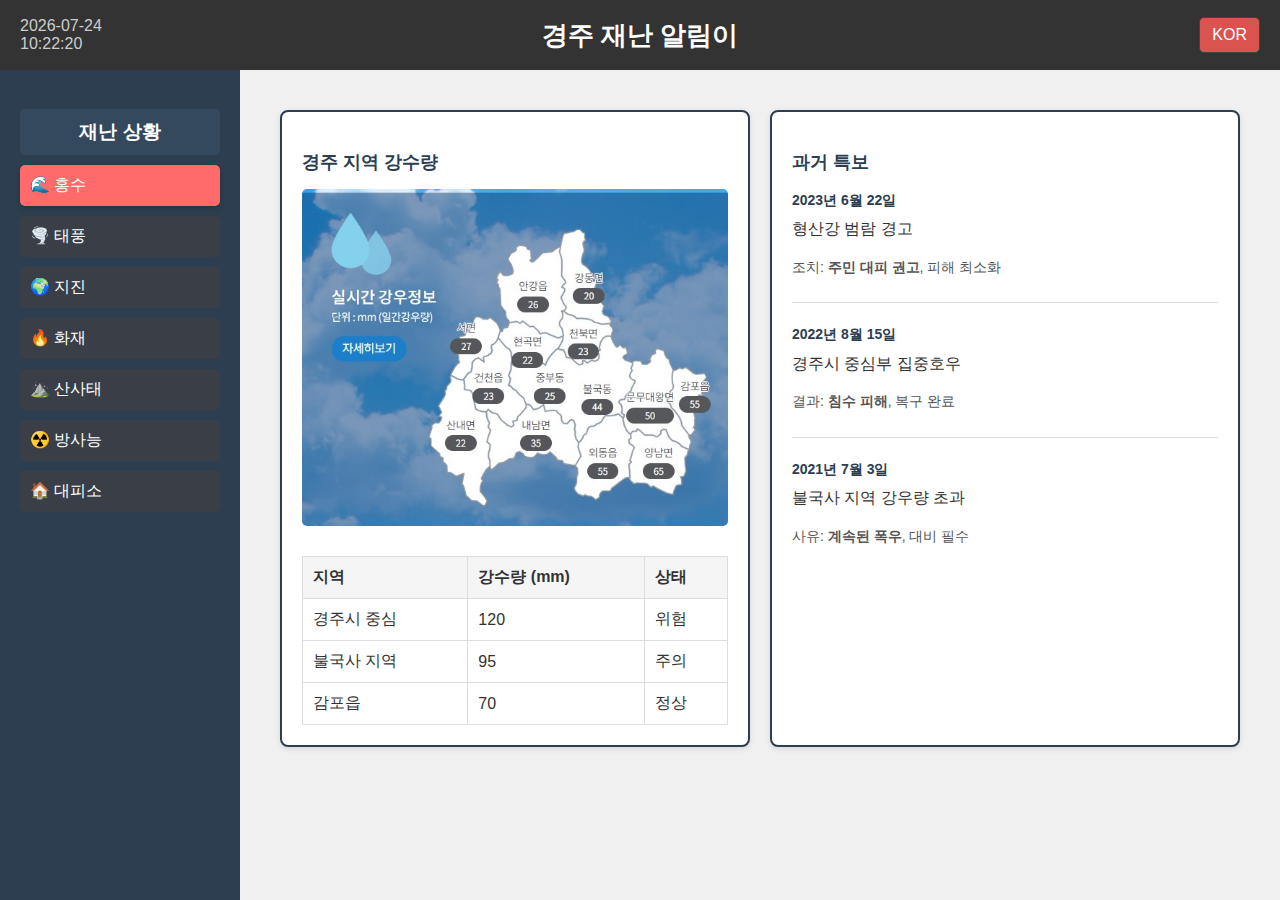
<file: flood.html>
<!DOCTYPE html>
<html lang="en">
<head>
  <meta charset="UTF-8">
  <meta name="viewport" content="width=device-width, initial-scale=1.0">
  <title>홍수 - 경주 재난 알림이</title>
  <link rel="stylesheet" href="styles.css">
  <link rel="stylesheet" href="flood.styles.css">
</head>
<body>
  <header class="top-bar">
    <div class="live-time" id="live-time"></div>
    <a href="index.html" class="title">경주 재난 알림이</a>
    <div class="lang-toggle">
      <div class="lang-box" id="lang-box">KOR</div>
    </div>
  </header>

  <div class="main-layout">
    <aside class="menu-bar">
      <div class="menu-content">
        <div class="section">
          <h3>재난 상황</h3>
          <ul>
            <li><a href="flood.html" class="menu-item" data-page="flood">🌊 홍수</a></li>
            <li><a href="typhoon.html" class="menu-item" data-page="typhoon">🌪️ 태풍</a></li>
            <li><a href="earthquake.html" class="menu-item" data-page="earthquake">🌍 지진</a></li>
            <li><a href="fire.html" class="menu-item" data-page="fire">🔥 화재</a></li>
            <li><a href="landslide.html" class="menu-item" data-page="landslide">⛰️ 산사태</a></li>
            <li><a href="radioactive.html" class="menu-item" data-page="radioactive">☢️ 방사능</a></li>
            <li><a href="shelter.html" class="menu-item" data-page="shelter">🏠 대피소</a></li>
          </ul>
        </div>
      </div>
    </aside>

    <main class="content">
      <div class="flood-info-wrapper">
        <!-- 경주 지역 강수량 박스 -->
        <div class="rainfall-info box-with-line">
          <h3>경주 지역 강수량</h3>

          <!-- 이미지 -->
          <img src="water.jpg" alt="경주 지역 강수량 이미지" class="rainfall-image">

          <!-- 표 -->
          <table class="rainfall-table">
            <thead>
              <tr>
                <th>지역</th>
                <th>강수량 (mm)</th>
                <th>상태</th>
              </tr>
            </thead>
            <tbody>
              <tr>
                <td>경주시 중심</td>
                <td>120</td>
                <td>위험</td>
              </tr>
              <tr>
                <td>불국사 지역</td>
                <td>95</td>
                <td>주의</td>
              </tr>
              <tr>
                <td>감포읍</td>
                <td>70</td>
                <td>정상</td>
              </tr>
            </tbody>
          </table>
        </div>

        <!-- 과거 특보 박스 -->
        <div class="past-warning box-with-line">
          <h3>과거 특보</h3>
          <ul class="past-warning-list">
            <li>
              <span class="date">2023년 6월 22일</span>
              <span class="event">형산강 범람 경고</span>
              <p class="details">조치: <strong>주민 대피 권고</strong>, 피해 최소화</p>
            </li>
            <li>
              <span class="date">2022년 8월 15일</span>
              <span class="event">경주시 중심부 집중호우</span>
              <p class="details">결과: <strong>침수 피해</strong>, 복구 완료</p>
            </li>
            <li>
              <span class="date">2021년 7월 3일</span>
              <span class="event">불국사 지역 강우량 초과</span>
              <p class="details">사유: <strong>계속된 폭우</strong>, 대비 필수</p>
            </li>
          </ul>
        </div>
      </div>
    </main>
  </div>

  <script src="scripts.js"></script>
</body>
</html>
</file>
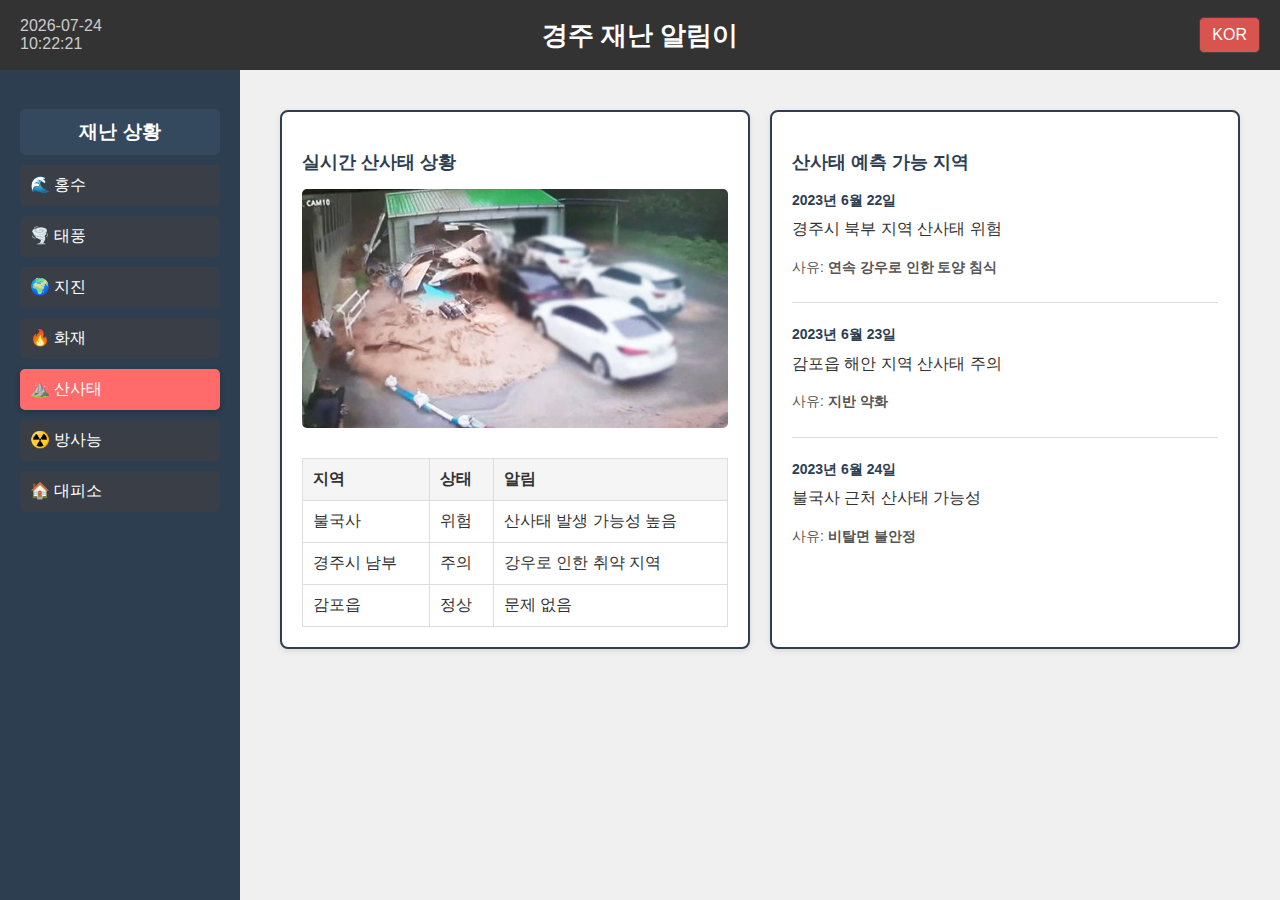
<file: landslide.html>
<!DOCTYPE html>
<html lang="en">
<head>
  <meta charset="UTF-8">
  <meta name="viewport" content="width=device-width, initial-scale=1.0">
  <title>산사태 - 경주 재난 알림이</title>
  <link rel="stylesheet" href="styles.css">
  <link rel="stylesheet" href="landslide.styles.css">
</head>
<body>
  <header class="top-bar">
    <div class="live-time" id="live-time"></div>
    <a href="index.html" class="title">경주 재난 알림이</a>
    <div class="lang-toggle">
      <div class="lang-box" id="lang-box">KOR</div>
    </div>
  </header>

  <div class="main-layout">
    <aside class="menu-bar">
      <div class="menu-content">
        <div class="section">
          <h3>재난 상황</h3>
          <ul>
            <li><a href="flood.html" class="menu-item" data-page="flood">🌊 홍수</a></li>
            <li><a href="typhoon.html" class="menu-item" data-page="typhoon">🌪️ 태풍</a></li>
            <li><a href="earthquake.html" class="menu-item" data-page="earthquake">🌍 지진</a></li>
            <li><a href="fire.html" class="menu-item" data-page="fire">🔥 화재</a></li>
            <li><a href="landslide.html" class="menu-item" data-page="landslide">⛰️ 산사태</a></li>
            <li><a href="radioactive.html" class="menu-item" data-page="radioactive">☢️ 방사능</a></li>
            <li><a href="shelter.html" class="menu-item" data-page="shelter">🏠 대피소</a></li>
          </ul>
        </div>
      </div>
    </aside>

    <main class="content">
      <div class="landslide-info-wrapper">
        <!-- 실시간 산사태 상황 박스 -->
        <div class="real-time-landslide box-with-line">
          <h3>실시간 산사태 상황</h3>

          <!-- 이미지 추가 -->
          <img src="landslide.jpg" alt="실시간 산사태 상황 이미지" class="landslide-image">

          <!-- 표 -->
          <table class="landslide-table">
            <thead>
              <tr>
                <th>지역</th>
                <th>상태</th>
                <th>알림</th>
              </tr>
            </thead>
            <tbody>
              <tr>
                <td>불국사</td>
                <td>위험</td>
                <td>산사태 발생 가능성 높음</td>
              </tr>
              <tr>
                <td>경주시 남부</td>
                <td>주의</td>
                <td>강우로 인한 취약 지역</td>
              </tr>
              <tr>
                <td>감포읍</td>
                <td>정상</td>
                <td>문제 없음</td>
              </tr>
            </tbody>
          </table>
        </div>

        <!-- 산사태 예측 가능 지역 박스 -->
        <div class="predicted-landslide box-with-line">
          <h3>산사태 예측 가능 지역</h3>
          <ul class="landslide-prediction-list">
            <li>
              <span class="date">2023년 6월 22일</span>
              <span class="event">경주시 북부 지역 산사태 위험</span>
              <p class="details">사유: <strong>연속 강우로 인한 토양 침식</strong></p>
            </li>
            <li>
              <span class="date">2023년 6월 23일</span>
              <span class="event">감포읍 해안 지역 산사태 주의</span>
              <p class="details">사유: <strong>지반 약화</strong></p>
            </li>
            <li>
              <span class="date">2023년 6월 24일</span>
              <span class="event">불국사 근처 산사태 가능성</span>
              <p class="details">사유: <strong>비탈면 불안정</strong></p>
            </li>
          </ul>
        </div>
      </div>
    </main>
  </div>

  <script src="scripts.js"></script>
</body>
</html>
</file>
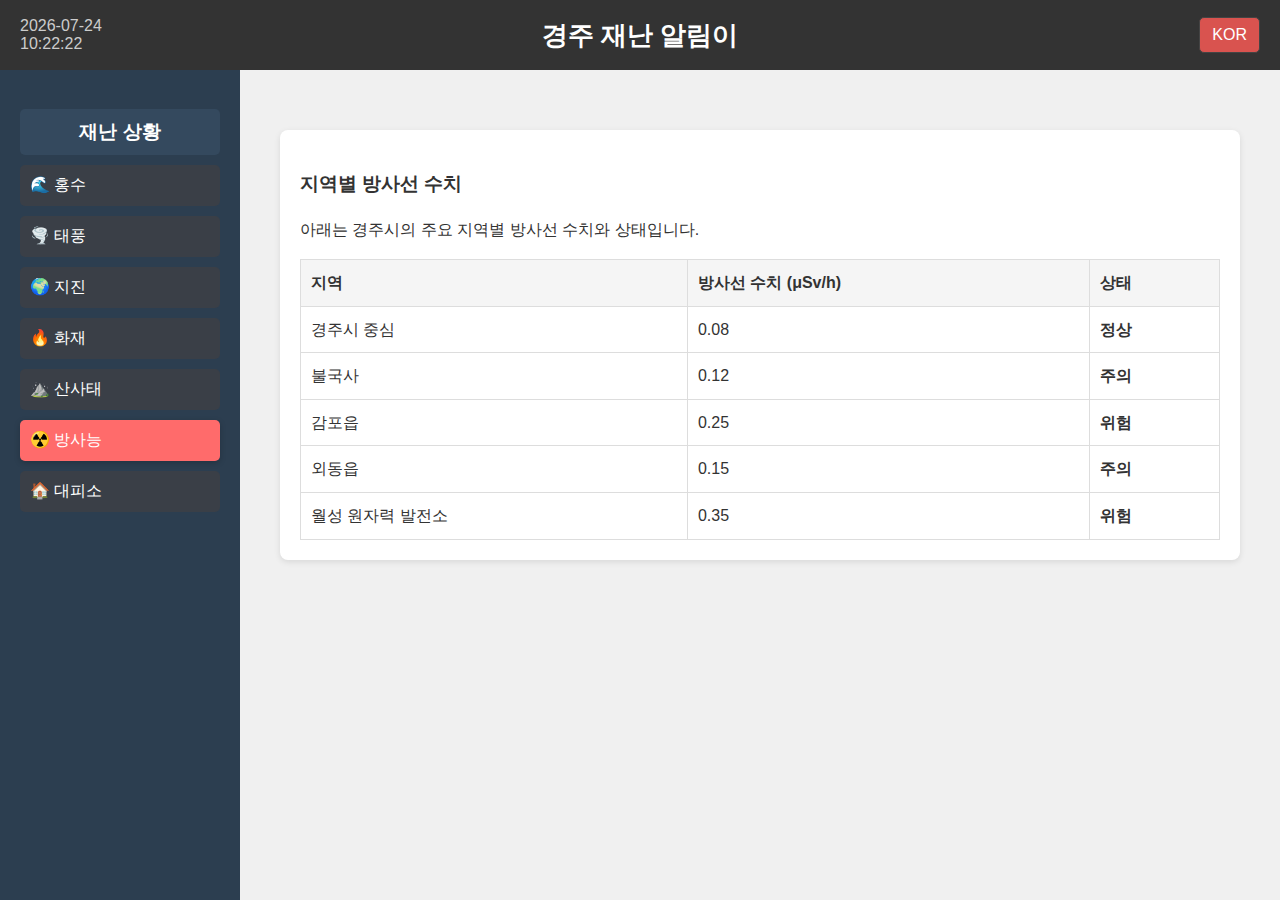
<file: radioactive.html>
<!DOCTYPE html>
<html lang="en">
<head>
  <meta charset="UTF-8">
  <meta name="viewport" content="width=device-width, initial-scale=1.0">
  <title>방사능 - 경주 재난 알림이</title>
  <link rel="stylesheet" href="styles.css">
  <link rel="stylesheet" href="radioactive.styles.css">
</head>
<body>
  <header class="top-bar">
    <div class="live-time" id="live-time"></div>
    <a href="index.html" class="title">경주 재난 알림이</a>
    <div class="lang-toggle">
      <div class="lang-box" id="lang-box">KOR</div>
    </div>
  </header>

  <div class="main-layout">
    <!-- 메뉴바 -->
    <aside class="menu-bar">
      <div class="menu-content">
        <div class="section">
          <h3>재난 상황</h3>
          <ul>
            <li><a href="flood.html" class="menu-item" data-page="flood">🌊 홍수</a></li>
            <li><a href="typhoon.html" class="menu-item" data-page="typhoon">🌪️ 태풍</a></li>
            <li><a href="earthquake.html" class="menu-item" data-page="earthquake">🌍 지진</a></li>
            <li><a href="fire.html" class="menu-item" data-page="fire">🔥 화재</a></li>
            <li><a href="landslide.html" class="menu-item" data-page="landslide">⛰️ 산사태</a></li>
            <li><a href="radioactive.html" class="menu-item active" data-page="radioactive">☢️ 방사능</a></li>
            <li><a href="shelter.html" class="menu-item" data-page="shelter">🏠 대피소</a></li>
          </ul>
        </div>
      </div>
    </aside>

    <!-- 메인 콘텐츠 -->
    <main class="content">
      <div class="radioactive-info box-with-line">
        <h3>지역별 방사선 수치</h3>
        <p>아래는 경주시의 주요 지역별 방사선 수치와 상태입니다.</p>
        <table class="radioactive-table">
          <thead>
            <tr>
              <th>지역</th>
              <th>방사선 수치 (μSv/h)</th>
              <th>상태</th>
            </tr>
          </thead>
          <tbody>
            <tr>
              <td>경주시 중심</td>
              <td>0.08</td>
              <td>정상</td>
            </tr>
            <tr>
              <td>불국사</td>
              <td>0.12</td>
              <td>주의</td>
            </tr>
            <tr>
              <td>감포읍</td>
              <td>0.25</td>
              <td>위험</td>
            </tr>
            <tr>
              <td>외동읍</td>
              <td>0.15</td>
              <td>주의</td>
            </tr>
            <tr>
              <td>월성 원자력 발전소</td>
              <td>0.35</td>
              <td>위험</td>
            </tr>
          </tbody>
        </table>
      </div>
    </main>
  </div>

  <script src="scripts.js"></script>
</body>
</html>
</file>
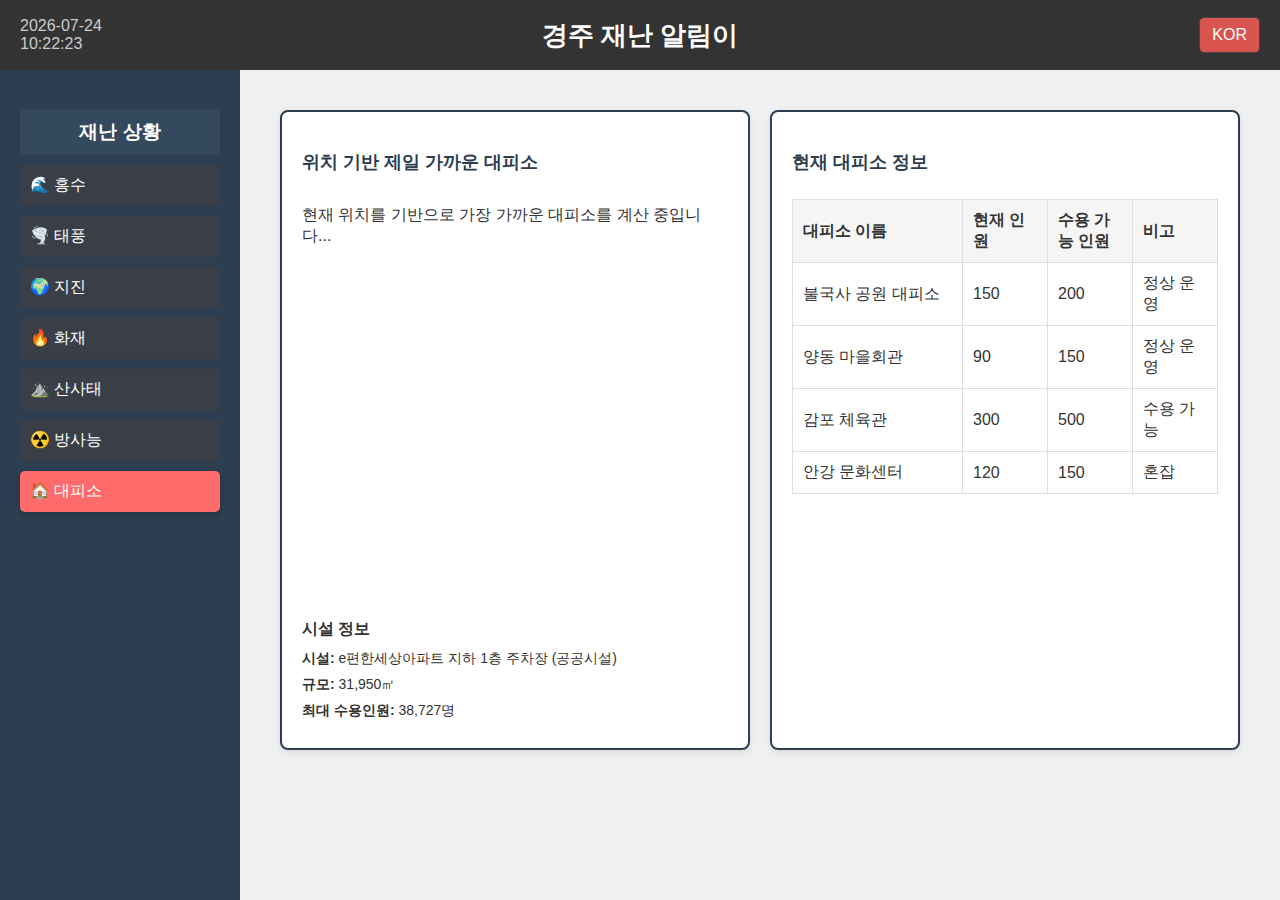
<file: shelter.html>
<!DOCTYPE html>
<html lang="en">
<head>
  <meta charset="UTF-8">
  <meta name="viewport" content="width=device-width, initial-scale=1.0">
  <title>대피소 - 경주 재난 알림이</title>
  <link rel="stylesheet" href="styles.css">
  <link rel="stylesheet" href="shelter.styles.css">
  <!-- 카카오맵 스크립트 -->
  <script charset="UTF-8" class="daum_roughmap_loader_script" src="https://ssl.daumcdn.net/dmaps/map_js_init/roughmapLoader.js"></script>
</head>
<body>
  <header class="top-bar">
    <div class="live-time" id="live-time"></div>
    <a href="index.html" class="title">경주 재난 알림이</a>
    <div class="lang-toggle">
      <div class="lang-box" id="lang-box">KOR</div>
    </div>
  </header>

  <div class="main-layout">
    <aside class="menu-bar">
      <div class="menu-content">
        <div class="section">
          <h3>재난 상황</h3>
          <ul>
            <li><a href="flood.html" class="menu-item" data-page="flood">🌊 홍수</a></li>
            <li><a href="typhoon.html" class="menu-item" data-page="typhoon">🌪️ 태풍</a></li>
            <li><a href="earthquake.html" class="menu-item" data-page="earthquake">🌍 지진</a></li>
            <li><a href="fire.html" class="menu-item" data-page="fire">🔥 화재</a></li>
            <li><a href="landslide.html" class="menu-item" data-page="landslide">⛰️ 산사태</a></li>
            <li><a href="radioactive.html" class="menu-item" data-page="radioactive">☢️ 방사능</a></li>
            <li><a href="shelter.html" class="menu-item" data-page="shelter">🏠 대피소</a></li>
          </ul>
        </div>
      </div>
    </aside>

    <main class="content">
      <div class="shelter-info-wrapper">
        <!-- 위치 기반 대피소 찾기 박스 -->
        <div class="shelter-location box-with-line">
          <h3>위치 기반 제일 가까운 대피소</h3>
          <p>현재 위치를 기반으로 가장 가까운 대피소를 계산 중입니다...</p>

          <!-- 카카오 지도 추가 -->
          <div id="daumRoughmapContainer1733011088797" class="root_daum_roughmap root_daum_roughmap_landing"></div>
          <script charset="UTF-8">
            new daum.roughmap.Lander({
              "timestamp": "1733011088797",
              "key": "2mduh",
              "mapWidth": "100%",
              "mapHeight": "300"
            }).render();
          </script>

          <!-- 시설 정보 -->
          <div class="facility-info">
            <h4>시설 정보</h4>
            <ul>
              <li><strong>시설:</strong> e편한세상아파트 지하 1층 주차장 (공공시설)</li>
              <li><strong>규모:</strong> 31,950㎡</li>
              <li><strong>최대 수용인원:</strong> 38,727명</li>
            </ul>
          </div>
        </div>

        <!-- 현재 대피소 인원수 및 정보 박스 -->
        <div class="shelter-status box-with-line">
          <h3>현재 대피소 정보</h3>
          <table>
            <thead>
              <tr>
                <th>대피소 이름</th>
                <th>현재 인원</th>
                <th>수용 가능 인원</th>
                <th>비고</th>
              </tr>
            </thead>
            <tbody>
              <tr>
                <td>불국사 공원 대피소</td>
                <td>150</td>
                <td>200</td>
                <td>정상 운영</td>
              </tr>
              <tr>
                <td>양동 마을회관</td>
                <td>90</td>
                <td>150</td>
                <td>정상 운영</td>
              </tr>
              <tr>
                <td>감포 체육관</td>
                <td>300</td>
                <td>500</td>
                <td>수용 가능</td>
              </tr>
              <tr>
                <td>안강 문화센터</td>
                <td>120</td>
                <td>150</td>
                <td>혼잡</td>
              </tr>
            </tbody>
          </table>
        </div>
    </main>
  </div>

  <script src="scripts.js"></script>
</body>
</html>
</file>
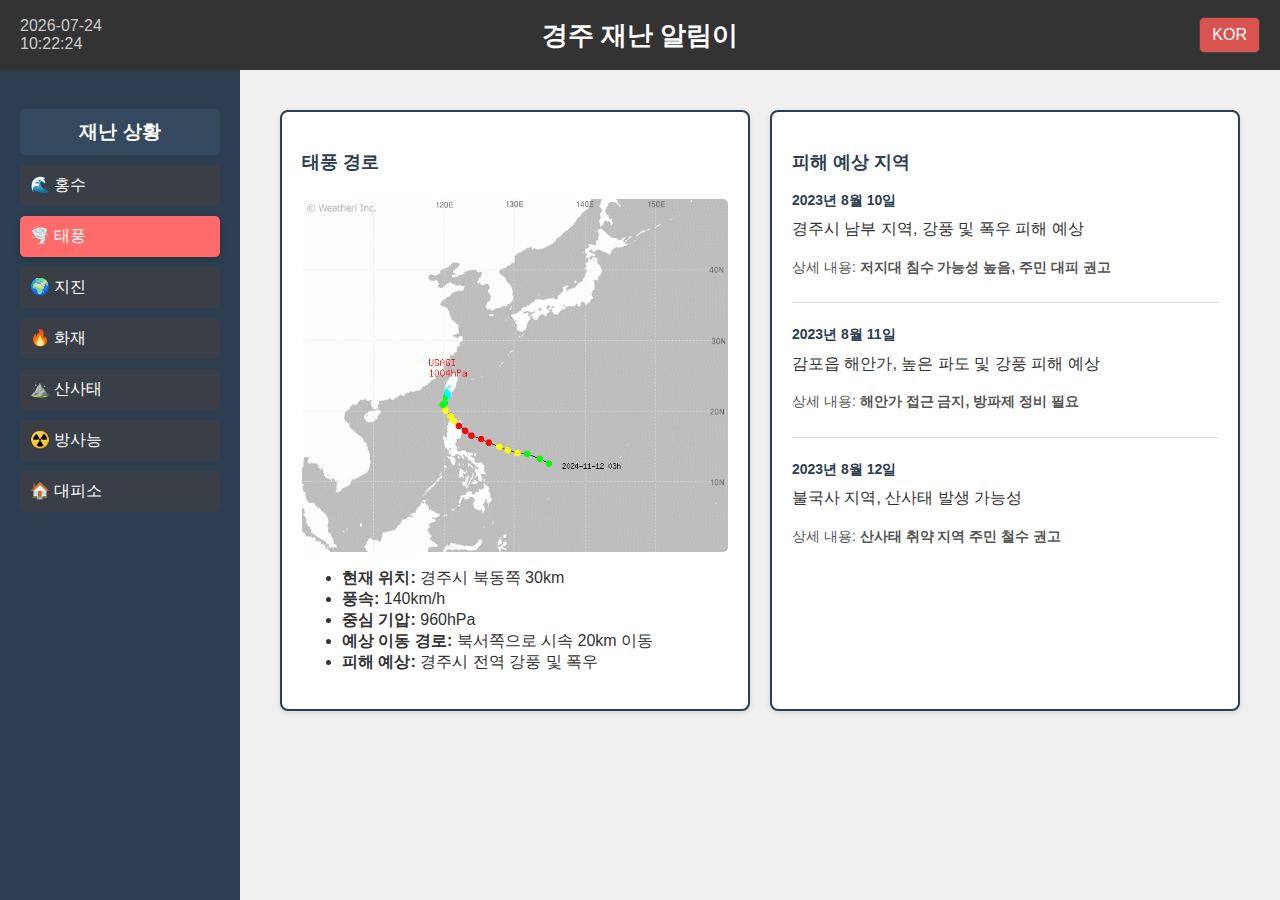
<file: typhoon.html>
<!DOCTYPE html>
<html lang="en">
<head>
  <meta charset="UTF-8">
  <meta name="viewport" content="width=device-width, initial-scale=1.0">
  <title>태풍 - 경주 재난 알림이</title>
  <link rel="stylesheet" href="styles.css">
  <link rel="stylesheet" href="typhoon.styles.css">
</head>
<body>
  <header class="top-bar">
    <div class="live-time" id="live-time"></div>
    <a href="index.html" class="title">경주 재난 알림이</a>
    <div class="lang-toggle">
      <div class="lang-box" id="lang-box">KOR</div>
    </div>
  </header>

  <div class="main-layout">
    <aside class="menu-bar">
      <div class="menu-content">
        <div class="section">
          <h3>재난 상황</h3>
          <ul>
            <li><a href="flood.html" class="menu-item" data-page="flood">🌊 홍수</a></li>
            <li><a href="typhoon.html" class="menu-item" data-page="typhoon">🌪️ 태풍</a></li>
            <li><a href="earthquake.html" class="menu-item" data-page="earthquake">🌍 지진</a></li>
            <li><a href="fire.html" class="menu-item" data-page="fire">🔥 화재</a></li>
            <li><a href="landslide.html" class="menu-item" data-page="landslide">⛰️ 산사태</a></li>
            <li><a href="radioactive.html" class="menu-item" data-page="radioactive">☢️ 방사능</a></li>
            <li><a href="shelter.html" class="menu-item" data-page="shelter">🏠 대피소</a></li>
          </ul>
        </div>
      </div>
    </aside>

    <main class="content">
      <div class="typhoon-info-wrapper">
        <!-- 태풍 경로 박스 -->
        <div class="typhoon-path box-with-line">
          <h3>태풍 경로</h3>
          <img src="typhoon.example.gif" alt="태풍 경로 이미지" class="typhoon-image">
          
          <!-- 태풍 경로 및 속도 정보 -->
          <div class="typhoon-details">
            <ul>
              <li><strong>현재 위치:</strong> 경주시 북동쪽 30km</li>
              <li><strong>풍속:</strong> 140km/h</li>
              <li><strong>중심 기압:</strong> 960hPa</li>
              <li><strong>예상 이동 경로:</strong> 북서쪽으로 시속 20km 이동</li>
              <li><strong>피해 예상:</strong> 경주시 전역 강풍 및 폭우</li>
            </ul>
          </div>
        </div>

        <!-- 피해 예상 지역 박스 -->
        <div class="typhoon-affected box-with-line">
          <h3>피해 예상 지역</h3>
          <ul class="typhoon-affected-list">
            <li>
              <span class="date">2023년 8월 10일</span>
              <span class="event">경주시 남부 지역, 강풍 및 폭우 피해 예상</span>
              <p class="details">상세 내용: <strong>저지대 침수 가능성 높음, 주민 대피 권고</strong></p>
            </li>
            <li>
              <span class="date">2023년 8월 11일</span>
              <span class="event">감포읍 해안가, 높은 파도 및 강풍 피해 예상</span>
              <p class="details">상세 내용: <strong>해안가 접근 금지, 방파제 정비 필요</strong></p>
            </li>
            <li>
              <span class="date">2023년 8월 12일</span>
              <span class="event">불국사 지역, 산사태 발생 가능성</span>
              <p class="details">상세 내용: <strong>산사태 취약 지역 주민 철수 권고</strong></p>
            </li>
          </ul>
        </div>
      </div>
    </main>
  </div>

  <script src="scripts.js"></script>
</body>
</html>
</file>
<file: styles.css>
/* ===== 전역 스타일 ===== */
body {
  font-family: Arial, sans-serif;
  margin: 0;
  padding: 0;
  background-color: #f0f0f0;
  color: #333;
}

/* ===== 타이틀 바 ===== */
.top-bar {
  display: flex;
  justify-content: space-between;
  align-items: center;
  background-color: #333;
  color: white;
  height: 70px; /* 타이틀 바 높이 */
  padding: 0 20px; /* 좌우 여백 설정 */
  position: fixed;
  top: 0;
  left: 0;
  width: 100%; /* 화면 전체 너비 */
  box-sizing: border-box; /* 패딩 포함 너비 계산 */
  z-index: 1000;
  overflow: hidden; /* 넘치는 요소 제거 */
}

.live-time {
  font-size: 16px;
  position: absolute;
  left: 20px;
  color: #ccc;
}

.title {
  font-size: 26px;
  font-weight: bold;
  color: white; /* 항상 흰색 */
  text-decoration: none; /* 밑줄 제거 */
  position: absolute;
  left: 50%;
  transform: translateX(-50%);
}

/* KOR/ENG 버튼 */
.lang-toggle {
  position: absolute;
  top: 50%;
  right: 20px;
  transform: translateY(-50%);
  z-index: 1001; /* 타이틀 바 위에 보이도록 설정 */
}

.lang-box {
  padding: 8px 12px;
  background-color: #d9534f;
  color: white;
  border: 1px solid #444;
  border-radius: 5px;
  cursor: pointer;
  text-align: center;
  white-space: nowrap; /* 텍스트 줄바꿈 방지 */
}

/* ===== 레이아웃 ===== */
.main-layout {
  margin-left: 240px; /* 메뉴바 너비만큼 오른쪽으로 이동 */
  padding-top: 20px;
}

/* 메인 콘텐츠와 메뉴바 간 간격 */
.main-layout {
  margin-left: 240px; /* 메뉴바 너비만큼 오른쪽으로 이동 */
  margin-top: 70px; /* 타이틀 바 아래로 이동 */
  padding: 20px;
}

/* ===== 메뉴 스타일 ===== */
.menu-bar {
  width: 240px;
  background-color: #2c3e50;
  height: 100vh; /* 화면 전체 높이 */
  position: fixed; /* 스크롤 시 고정 */
  top: 70px; /* 타이틀 바 아래에 위치 */
  left: 0;
  overflow-y: auto; /* 내용이 넘칠 경우 스크롤 가능 */
  z-index: 999; /* 타이틀 바 아래에 배치 */
}

/* 메뉴 콘텐츠 */
.menu-content {
  padding: 20px;
}

.section {
  margin-bottom: 20px;
}

.section h3 {
  color: white;
  background-color: #34495e;
  padding: 10px;
  margin-bottom: 10px;
  text-align: center;
  border-radius: 5px;
}

.section ul {
  list-style: none;
  padding: 0;
  margin: 0;
}

.section li {
  margin: 10px 0;
  padding: 10px;
  background-color: #3a3f47;
  color: white;
  border-radius: 5px;
  display: flex;
  align-items: center;
  gap: 10px;
  transition: background-color 0.3s ease;
}

.section li.active {
  background-color: #ff6b6b;
  box-shadow: 0 2px 6px rgba(0, 0, 0, 0.2);
}

/* 호버 효과 */
.section li:hover {
  background-color: #2c3e50;
}


.menu-item {
  color: white; /* 항상 흰색 */
  text-decoration: none; /* 밑줄 제거 */
  flex: 1;
}

.menu-item:visited {
  color: white; /* 방문 후에도 흰색 유지 */
}

.menu-item:hover {
  text-decoration: none; /* 호버 시에도 밑줄 제거 */
}

/* ===== 메인 콘텐츠 스타일 ===== */
.content {
  flex: 1;
  padding: 20px;
}

.map-news-wrapper {
  display: flex;
  gap: 20px;
  justify-content: space-between;
}

.map-section, .news-section {
  flex: 1;
  background-color: white;
  padding: 20px;
  border-radius: 8px;
  box-shadow: 0 2px 6px rgba(0, 0, 0, 0.1);
  display: flex;
  flex-direction: column;
}

.map-image {
  width: 100%;
  height: calc(100% - 50px);
  border-radius: 5px;
  object-fit: cover;
}

.news-list {
  margin-top: 10px;
  list-style: none;
  padding: 0;
  overflow-y: auto;
}

.news-list li {
  margin-bottom: 10px;
}

/* ===== 기타 스타일 ===== */
.title:hover,
.title:visited {
  color: white; /* 방문 및 호버 상태에서도 흰색 유지 */
  text-decoration: none; /* 밑줄 제거 */
}

.action-guide {
  margin-top: 20px;
  background-color: #eaf4ff; /* 은은한 파란색 배경 */
  border: 2px solid #2c3e50; /* 테두리 */
  border-radius: 8px;
  padding: 20px;
  box-shadow: 0 2px 6px rgba(0, 0, 0, 0.1);
}

.action-guide h3 {
  font-size: 18px;
  font-weight: bold;
  color: #2c3e50;
  margin-bottom: 15px;
}

.action-guide ul {
  list-style: none;
  padding: 0;
  margin: 0;
}

.action-guide li {
  margin-bottom: 10px;
  display: flex;
  align-items: flex-start;
  gap: 10px;
  line-height: 1.6;
}

.action-guide li strong {
  font-size: 18px;
  color: #ff6b6b; /* 강조 텍스트 색상 */
}
</file>
<file: flood.styles.css>
.flood-info-wrapper {
  display: flex;
  gap: 20px;
  justify-content: space-between;
}

.rainfall-info, .past-warning {
  flex: 1;
  background-color: white;
  padding: 20px;
  border-radius: 8px;
  box-shadow: 0 2px 6px rgba(0, 0, 0, 0.1);
  display: flex;
  flex-direction: column;
}

/* 박스 테두리 */
.box-with-line {
  border: 2px solid #2c3e50;
}

/* 제목 스타일 */
.rainfall-info h3, .past-warning h3 {
  margin-bottom: 15px;
  font-size: 18px;
  font-weight: bold;
  color: #2c3e50;
}

/* 이미지 스타일 */
.rainfall-image {
  width: 100%;
  height: auto;
  border-radius: 5px;
  margin-bottom: 20px; /* 이미지와 표 간 여백 */
}

/* 표 스타일 */
.rainfall-table {
  width: 100%;
  border-collapse: collapse;
  margin-top: 10px;
}

.rainfall-table th, .rainfall-table td {
  padding: 10px;
  text-align: left;
  border: 1px solid #ddd;
}

.rainfall-table th {
  background-color: #f5f5f5;
  font-weight: bold;
}

.rainfall-table td {
  background-color: #fff;
}

/* 과거 특보 리스트 스타일 */
.past-warning-list {
  list-style: none;
  padding: 0;
  margin: 0;
}

.past-warning-list li {
  margin-bottom: 20px;
  line-height: 1.6;
  padding-bottom: 10px;
  border-bottom: 1px solid #ddd;
}

.past-warning-list li:last-child {
  border-bottom: none;
}

.past-warning-list .date {
  font-size: 14px;
  font-weight: bold;
  color: #2c3e50;
  display: block;
  margin-bottom: 5px;
}

.past-warning-list .event {
  font-size: 16px;
  font-weight: normal;
  color: #333;
  display: block;
  margin-bottom: 5px;
}

.past-warning-list .details {
  font-size: 14px;
  color: #555;
}
</file>
<file: landslide.styles.css>
/* 산사태 페이지 박스 레이아웃 */
.landslide-info-wrapper {
  display: flex;
  gap: 20px;
  justify-content: space-between;
}

.real-time-landslide, .predicted-landslide {
  flex: 1;
  background-color: white;
  padding: 20px;
  border-radius: 8px;
  box-shadow: 0 2px 6px rgba(0, 0, 0, 0.1);
  display: flex;
  flex-direction: column;
}

/* 박스 테두리 */
.box-with-line {
  border: 2px solid #2c3e50;
}

/* 제목 스타일 */
.real-time-landslide h3, .predicted-landslide h3 {
  margin-bottom: 15px;
  font-size: 18px;
  font-weight: bold;
  color: #2c3e50;
}

/* 이미지 스타일 */
.landslide-image {
  width: 100%;
  height: auto;
  border-radius: 5px;
  margin-bottom: 20px; /* 이미지와 표 간 여백 */
}

/* 표 스타일 */
.landslide-table {
  width: 100%;
  border-collapse: collapse;
  margin-top: 10px;
}

.landslide-table th, .landslide-table td {
  padding: 10px;
  text-align: left;
  border: 1px solid #ddd;
}

.landslide-table th {
  background-color: #f5f5f5;
  font-weight: bold;
}

.landslide-table td {
  background-color: #fff;
}

/* 산사태 예측 가능 지역 리스트 스타일 */
.landslide-prediction-list {
  list-style: none;
  padding: 0;
  margin: 0;
}

.landslide-prediction-list li {
  margin-bottom: 20px;
  line-height: 1.6;
  padding-bottom: 10px;
  border-bottom: 1px solid #ddd;
}

.landslide-prediction-list li:last-child {
  border-bottom: none;
}

.landslide-prediction-list .date {
  font-size: 14px;
  font-weight: bold;
  color: #2c3e50;
  display: block;
  margin-bottom: 5px;
}

.landslide-prediction-list .event {
  font-size: 16px;
  font-weight: normal;
  color: #333;
  display: block;
  margin-bottom: 5px;
}

.landslide-prediction-list .details {
  font-size: 14px;
  color: #555;
}
</file>
<file: radioactive.styles.css>
/* 방사능 페이지 메인 박스 */
.radioactive-info {
  background-color: white;
  padding: 20px;
  border-radius: 8px;
  box-shadow: 0 2px 6px rgba(0, 0, 0, 0.1);
  margin-top: 20px;
  line-height: 1.6;
}

/* 방사능 수치 표 스타일 */
.radioactive-table {
  width: 100%;
  border-collapse: collapse;
  margin-top: 15px;
}

.radioactive-table th, .radioactive-table td {
  padding: 10px;
  text-align: left;
  border: 1px solid #ddd;
}

.radioactive-table th {
  background-color: #f5f5f5;
  font-weight: bold;
  color: #333;
}

.radioactive-table td {
  background-color: white;
}

.radioactive-table td:nth-child(3) {
  font-weight: bold;
}

.radioactive-table td:nth-child(3):contains("정상") {
  color: green;
}

.radioactive-table td:nth-child(3):contains("주의") {
  color: orange;
}

.radioactive-table td:nth-child(3):contains("위험") {
  color: red;
}
</file>
<file: shelter.styles.css>
/* 박스 레이아웃 */
.shelter-info-wrapper {
  display: flex;
  gap: 20px; /* 두 박스 사이 여백 */
  justify-content: space-between;
}

.shelter-location, .shelter-status {
  flex: 1;
  background-color: white;
  padding: 20px;
  border-radius: 8px;
  box-shadow: 0 2px 6px rgba(0, 0, 0, 0.1); /* 박스 그림자 */
  display: flex;
  flex-direction: column;
}

/* 박스 테두리 */
.box-with-line {
  border: 2px solid #2c3e50;
}

/* 제목 스타일 */
.shelter-location h3, .shelter-status h3 {
  margin-bottom: 15px;
  font-size: 18px;
  font-weight: bold;
  color: #2c3e50;
}

/* 지도 크기 조정 */
.root_daum_roughmap {
  width: 100%;
  height: 300px;
  margin-top: 15px;
  border-radius: 5px;
}

/* 시설 정보 스타일 */
.facility-info {
  margin-top: 20px;
}

.facility-info h4 {
  font-size: 16px;
  font-weight: bold;
  margin-bottom: 10px;
}

.facility-info ul {
  list-style: none;
  padding: 0;
  margin: 0;
}

.facility-info li {
  margin-bottom: 8px;
  font-size: 14px;
}

.shelter-status table {
  width: 100%;
  border-collapse: collapse; /* 테이블 경계선 제거 및 통합 */
  margin-top: 10px;
}

.shelter-status th, .shelter-status td {
  padding: 10px;
  text-align: left; /* 텍스트 정렬 */
  border: 1px solid #ddd; /* 테이블 셀 경계선 */
  box-sizing: border-box; /* 패딩 포함 크기 계산 */
}

.shelter-status th {
  background-color: #f5f5f5; /* 머리글 배경색 */
  font-weight: bold;
}

.shelter-status td {
  background-color: #fff; /* 내용 배경색 */
}

/* 테이블 열 너비 비율 설정 */
.shelter-status th:nth-child(1), .shelter-status td:nth-child(1) {
  width: 40%; /* 대피소 이름 */
}

.shelter-status th:nth-child(2), .shelter-status td:nth-child(2),
.shelter-status th:nth-child(3), .shelter-status td:nth-child(3) {
  width: 20%; /* 현재 인원, 수용 가능 인원 */
}

.shelter-status th:nth-child(4), .shelter-status td:nth-child(4) {
  width: 20%; /* 비고 */
}
</file>
<file: typhoon.styles.css>
/* 메인 콘텐츠 */
.content {
  flex: 1;
  padding: 20px;
}

.typhoon-info-wrapper {
  display: flex;
  gap: 20px;
  justify-content: space-between;
}

.typhoon-path, .typhoon-affected {
  flex: 1;
  background-color: white;
  padding: 20px;
  border-radius: 8px;
  box-shadow: 0 2px 6px rgba(0, 0, 0, 0.1);
  display: flex;
  flex-direction: column;
}

.box-with-line {
  border: 2px solid #2c3e50;
}

.typhoon-path h3, .typhoon-affected h3 {
  margin-bottom: 15px;
  font-size: 18px;
  font-weight: bold;
  color: #2c3e50;
}

.typhoon-path img {
  width: 100%;
  height: auto;
  border-radius: 5px;
  margin-top: 10px;
}

/* 태풍 피해 예상 지역 리스트 */
.typhoon-affected-list {
  list-style: none;
  padding: 0;
  margin: 0;
}

.typhoon-affected-list li {
  margin-bottom: 20px;
  line-height: 1.6;
  padding-bottom: 10px;
  border-bottom: 1px solid #ddd;
}

.typhoon-affected-list li:last-child {
  border-bottom: none;
}

.typhoon-affected-list .date {
  font-size: 14px;
  font-weight: bold;
  color: #2c3e50;
  display: block;
  margin-bottom: 5px;
}

.typhoon-affected-list .event {
  font-size: 16px;
  font-weight: normal;
  color: #333;
  display: block;
  margin-bottom: 5px;
}

.typhoon-affected-list .details {
  font-size: 14px;
  color: #555;
}
</file>
